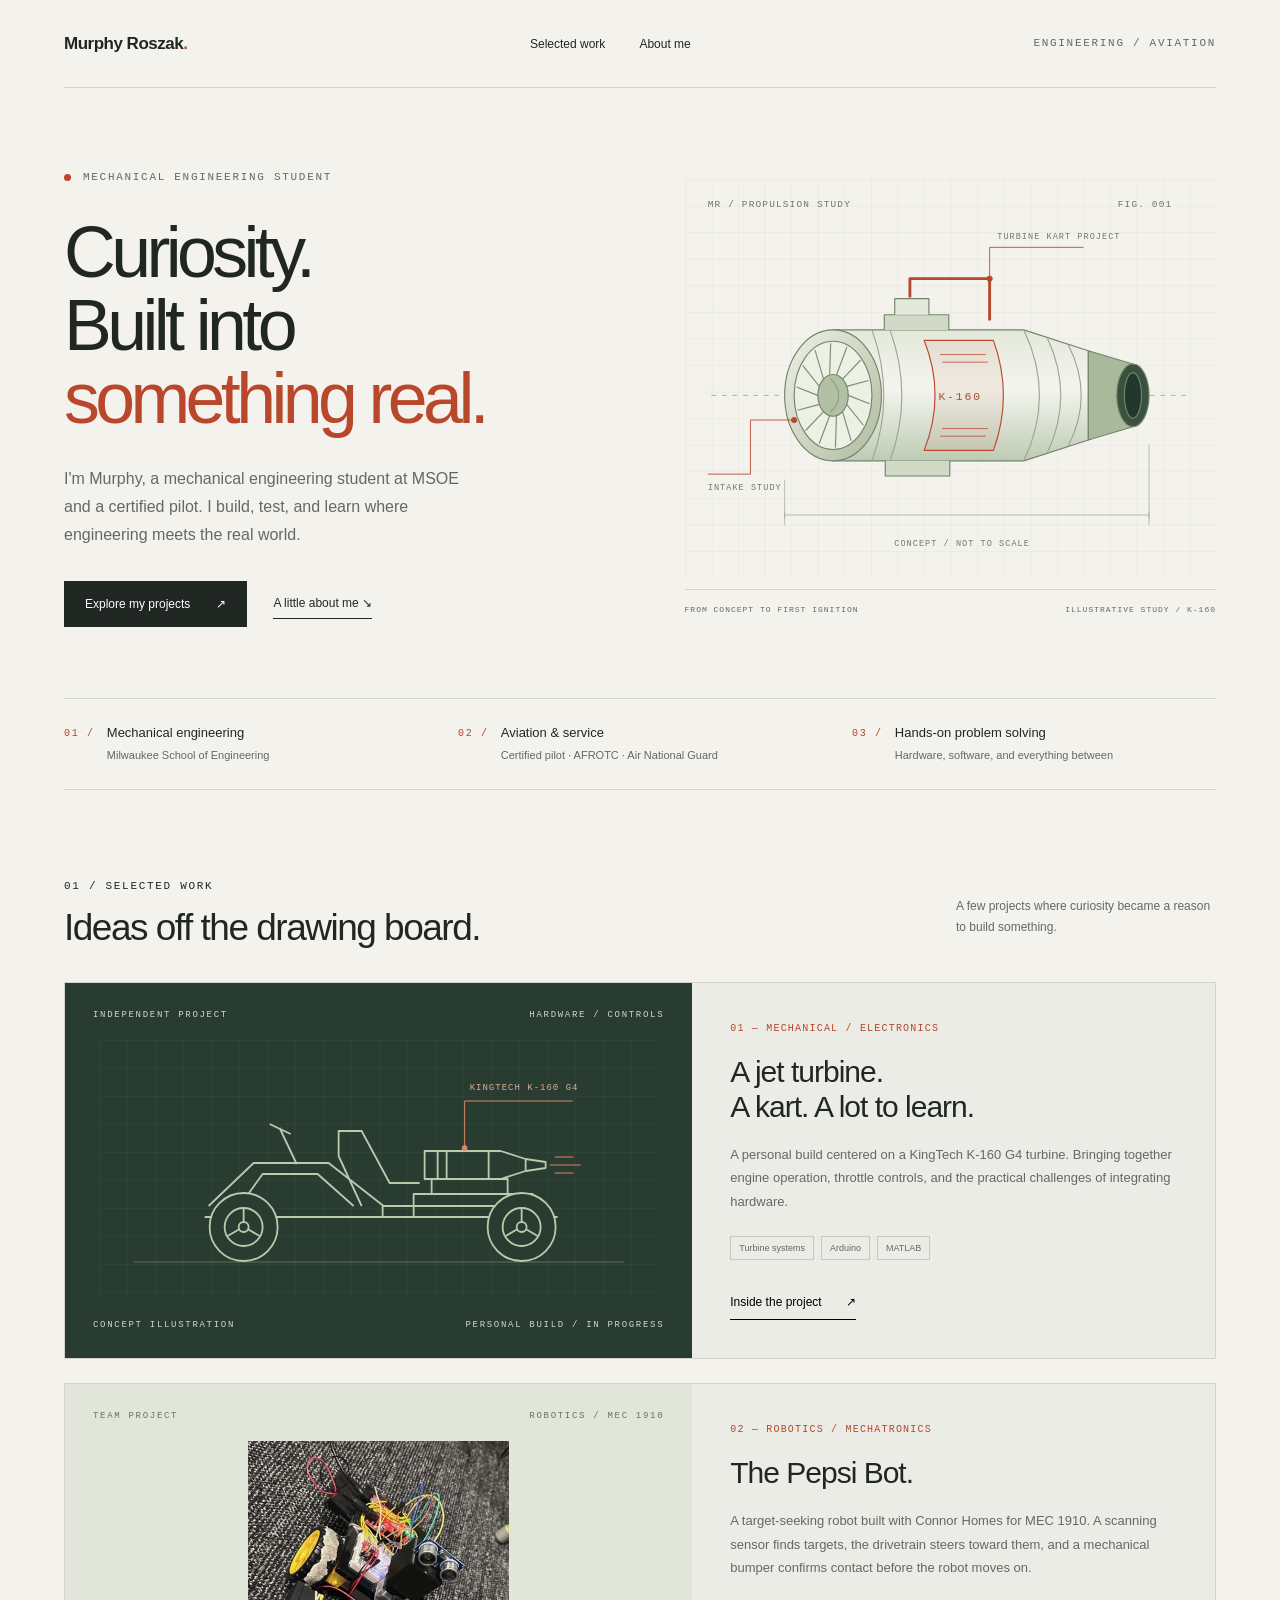
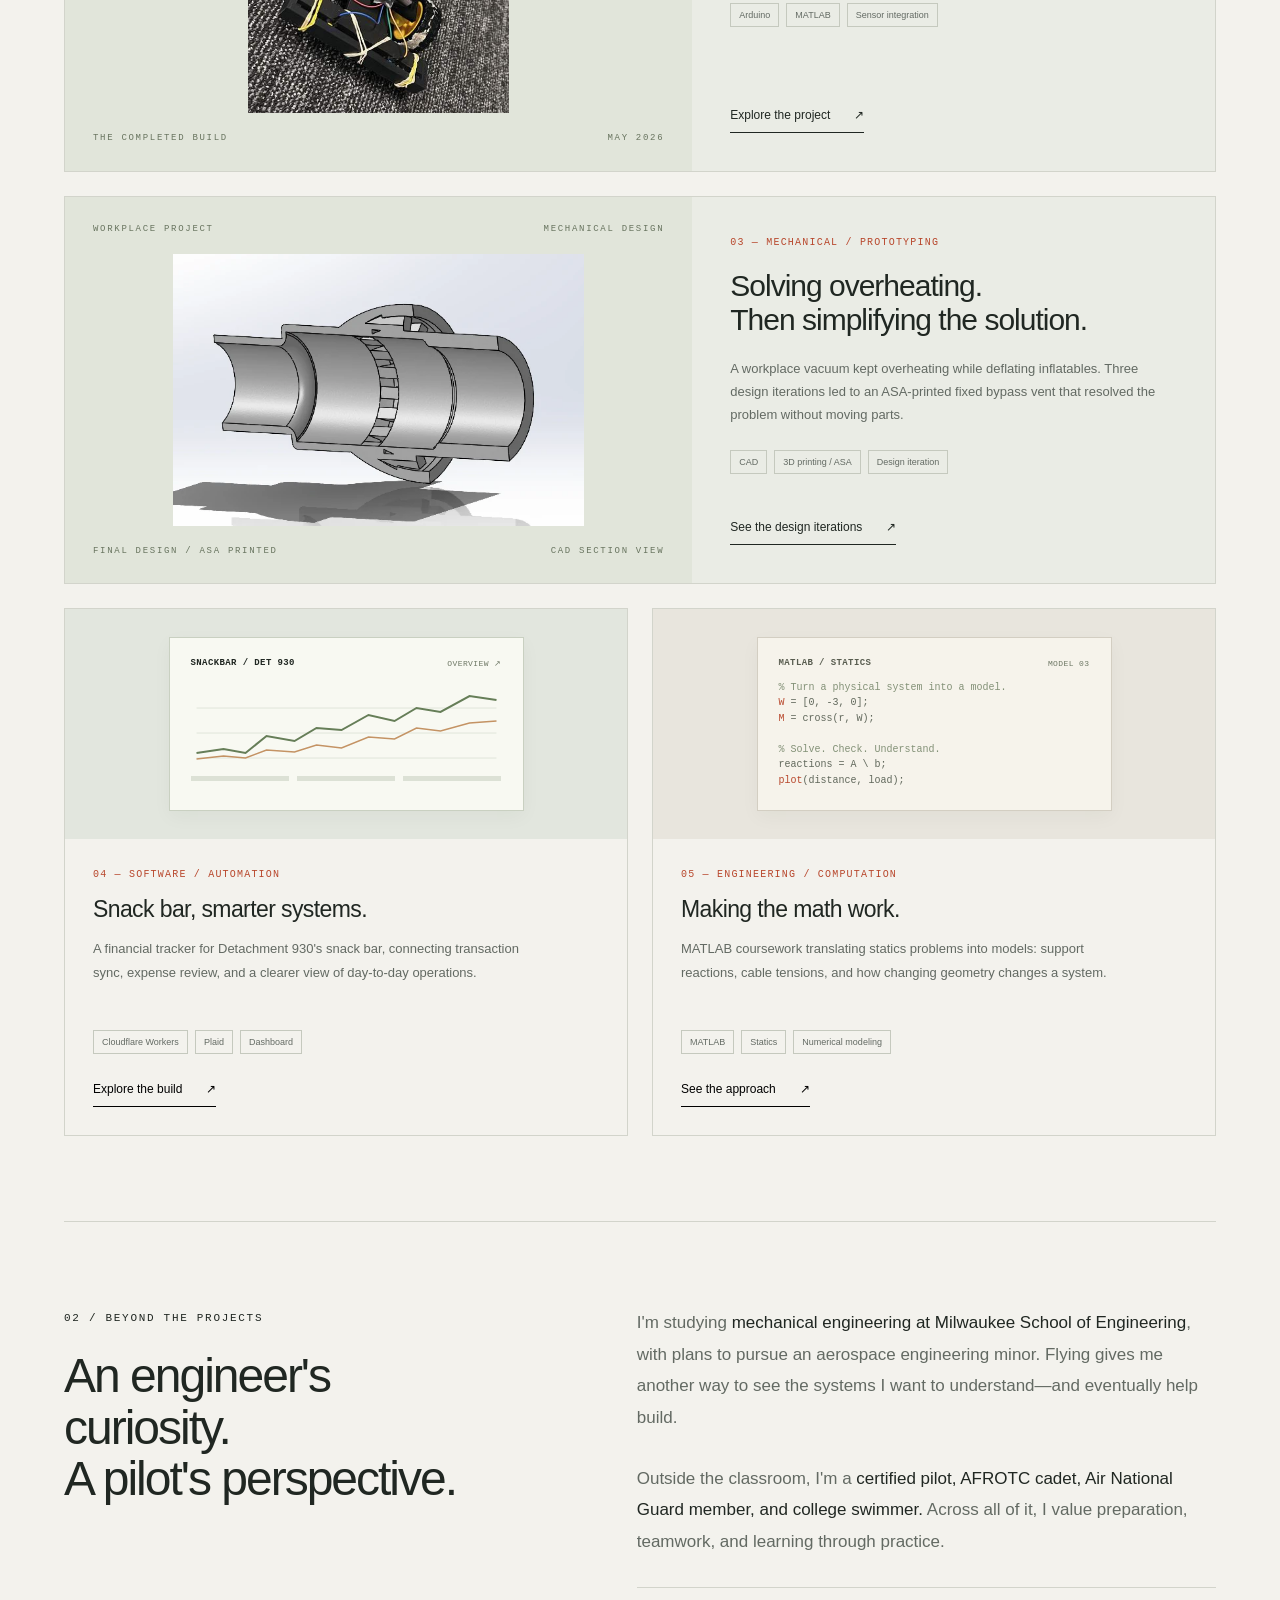
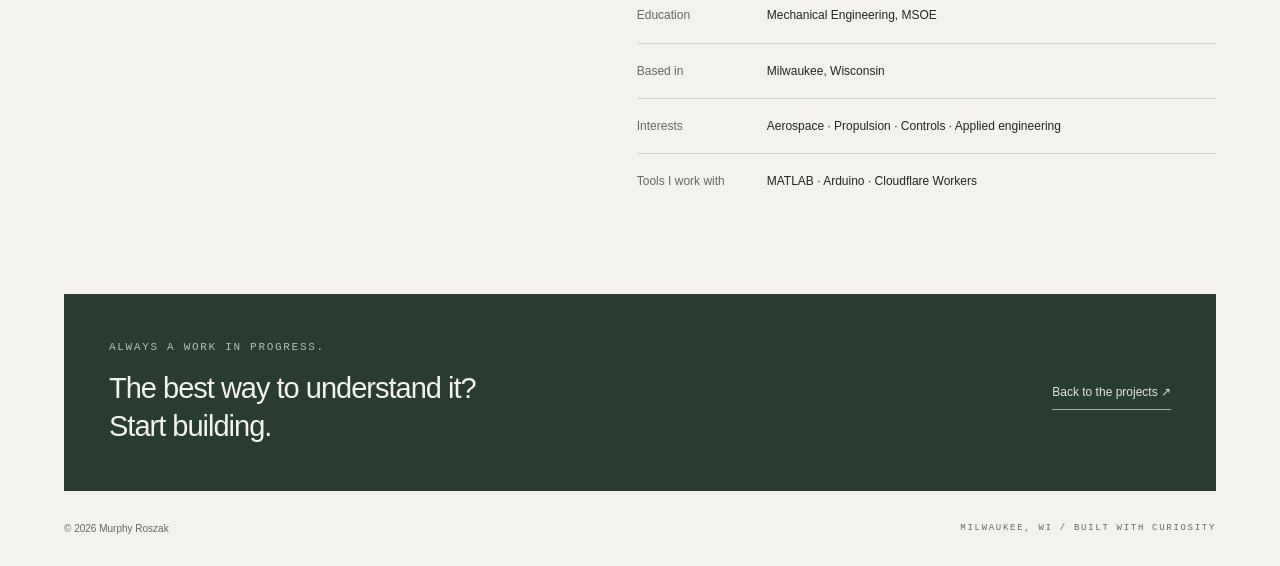
<file: index.html>
<!doctype html>
<html lang="en"><head><meta charset="UTF-8"><meta name="viewport" content="width=device-width,initial-scale=1"><meta name="theme-color" content="#f3f2ed"><meta name="description" content="Murphy Roszak — mechanical engineering student at MSOE, certified pilot, and hands-on builder. Explore engineering, software, and aviation projects."><title>Murphy Roszak | Engineering & Aviation</title>
<link rel="stylesheet" href="styles.css?v=2"></head><body>
<div class="wrap"><header class="header"><a class="brand" href="#" aria-label="Murphy Roszak home">Murphy Roszak<i>.</i></a><nav aria-label="Main navigation"><a href="#work">Selected work</a><a href="#about">About me</a></nav><span class="mono nav-id">Engineering / Aviation</span></header>
<main><section class="hero" aria-labelledby="hero-title"><div><div class="mono eyebrow"><span class="dot"></span> Mechanical engineering student</div><h1 id="hero-title">Curiosity.<br>Built into<br><span>something real.</span></h1><p class="lead">I'm Murphy, a mechanical engineering student at MSOE and a certified pilot. I build, test, and learn where engineering meets the real world.</p><div class="hero-actions"><a class="solid" href="#work">Explore my projects <span aria-hidden="true">↗</span></a><a class="text-link" href="#about">A little about me ↘</a></div></div>
<div class="visual"><svg class="turbine-illustration" viewBox="0 0 560 420" role="img" aria-labelledby="turbine-title"><title id="turbine-title">Conceptual turbine illustration for the KingTech K-160 project</title><defs><pattern id="hero-grid" width="28" height="28" patternUnits="userSpaceOnUse"><path d="M28 0H0V28" fill="none" stroke="#d9ddd1" stroke-width=".6"/></pattern><linearGradient id="casing" x1="0" y1="0" x2="0" y2="1"><stop stop-color="#e4e8db"/><stop offset=".45" stop-color="#f4f5ee"/><stop offset="1" stop-color="#becbb4"/></linearGradient><linearGradient id="intake" x1="0" y1="0" x2="1" y2="1"><stop stop-color="#eff1e7"/><stop offset="1" stop-color="#aebb9f"/></linearGradient></defs><rect x="0" y="0" width="560" height="420" fill="url(#hero-grid)"/><g font-family="monospace" font-size="10" letter-spacing="1.2" fill="#6d7965"><text x="24" y="30">MR / PROPULSION STUDY</text><text x="456" y="30">FIG. 001</text></g><path d="M28 228H532" stroke="#a5b09c" stroke-dasharray="5 6" fill="none"/><g stroke="#73846b" stroke-width="1.2" stroke-linejoin="round"><path d="M156 159H357L425 181V275L357 297H156Z" fill="url(#casing)"/><path d="M357 159Q390 228 357 297M382 168Q410 228 382 288M404 175Q431 228 404 281" fill="none" stroke="#9aa88f"/><path d="M425 181L472 195V261L425 275Z" fill="#a9b99b"/><ellipse cx="472" cy="228" rx="17" ry="33" fill="#3a5140"/><ellipse cx="472" cy="228" rx="9" ry="24" fill="#23382c"/><path d="M210 159V143H278V159M211 297V313H279V297" fill="#d1dac7"/><path d="M221 143V126H257V143" fill="#e5e9dc"/><path d="M237 125V105H321V149" fill="none" stroke="#b8472c" stroke-width="3"/><path d="M197 159Q222 228 197 297M216 159Q241 228 216 297" fill="none" stroke="#9aa88f"/><path d="M252 170H325Q346 228 325 286H252Q275 228 252 170Z" fill="#b8472c" fill-opacity=".07" stroke="#b8472c"/><path d="M269 185H317M271 193H319M271 263H319M269 271H317" stroke="#b8472c" stroke-width=".8" fill="none"/><ellipse cx="156" cy="228" rx="51" ry="69" fill="url(#intake)"/><ellipse cx="156" cy="228" rx="41" ry="57" fill="#edf0e4"/><g fill="none" stroke="#7c8e71"><path d="M172.0 228.0L194.5 236.8"/><path d="M170.4 237.5L188.0 259.5"/><path d="M166.0 245.2L175.1 275.9"/><path d="M159.6 249.4L158.5 282.9"/><path d="M152.4 249.4L141.4 279.0"/><path d="M146.0 245.2L127.1 265.0"/><path d="M141.6 237.5L118.6 243.7"/><path d="M140.0 228.0L117.5 219.2"/><path d="M141.6 218.5L124.0 196.5"/><path d="M146.0 210.8L136.9 180.1"/><path d="M152.4 206.6L153.5 173.1"/><path d="M159.6 206.6L170.6 177.0"/><path d="M166.0 210.8L184.9 191.0"/><path d="M170.4 218.5L193.4 212.3"/></g><ellipse cx="156" cy="228" rx="16" ry="22" fill="#b2c1a4"/><path d="M153 210Q171 228 153 246" fill="none" stroke="#8e9f83"/></g><text x="290" y="233" fill="#a94e35" font-size="12" text-anchor="middle" font-family="monospace" letter-spacing="2">K-160</text><g fill="none" stroke="#b8472c" stroke-width=".9"><path d="M321 105V72H420"/><circle cx="321" cy="105" r="2.8" fill="#b8472c"/><path d="M115 254H69V311H24"/><circle cx="115" cy="254" r="2.8" fill="#b8472c"/></g><g font-family="monospace" font-size="9" letter-spacing="1.1" fill="#727c68"><text x="329" y="63">TURBINE KART PROJECT</text><text x="24" y="328">INTAKE STUDY</text><text x="292" y="387" text-anchor="middle">CONCEPT / NOT TO SCALE</text></g><g fill="none" stroke="#a3af98" stroke-width=".8"><path d="M105 317V365M489 280V365M105 354H489M105 350V358M489 350V358"/></g></svg><div class="mono visual-label"><span>From concept to first ignition</span><span>Illustrative study / K-160</span></div></div></section>
<div class="hero-foot"><div class="fact"><span class="mono fact-index">01 /</span><div><b>Mechanical engineering</b><small>Milwaukee School of Engineering</small></div></div><div class="fact"><span class="mono fact-index">02 /</span><div><b>Aviation & service</b><small>Certified pilot · AFROTC · Air National Guard</small></div></div><div class="fact"><span class="mono fact-index">03 /</span><div><b>Hands-on problem solving</b><small>Hardware, software, and everything between</small></div></div></div>
<section class="section" id="work"><div class="section-heading"><div><span class="mono">01 / Selected work</span><h2>Ideas off the drawing board.</h2></div><p>A few projects where curiosity became a reason to build something.</p></div>
<article class="featured"><div class="feature-art"><div class="art-labels mono"><span>Independent project</span><span>Hardware / Controls</span></div><svg viewBox="0 0 560 260" role="img" aria-label="Conceptual side profile of a turbine kart with aligned chassis, wheels, and rear turbine"><defs><pattern id="kart-grid" width="28" height="28" patternUnits="userSpaceOnUse"><path d="M28 0H0V28" stroke="#68805e" stroke-opacity=".3" stroke-width=".6" fill="none"/></pattern></defs><rect width="560" height="260" fill="url(#kart-grid)"/><path d="M35 222H525" stroke="#91a186" stroke-opacity=".5" fill="none"/><g stroke="#bbcaad" stroke-width="1.8" fill="none" stroke-linejoin="round"><path d="M106 177H459M110 166L155 123H230L285 166H447M141 166L164 134H219L255 166M263 166L240 116V91H263L291 143H321M198 124L181 88M171 84L192 94M284 177V166M315 177V154H434V177"/><path d="M333 154V139H409V154M326 139V111H402L427 119V131L402 139Z"/><path d="M339 111V139M348 111V139M390 111V139"/><path d="M427 119L447 122V128L427 131"/><circle cx="145" cy="187" r="34" fill="#283c31"/><circle cx="145" cy="187" r="19"/><circle cx="145" cy="187" r="5"/><circle cx="423" cy="187" r="34" fill="#283c31"/><circle cx="423" cy="187" r="19"/><circle cx="423" cy="187" r="5"/><path d="M145 168V182M129 196L141 189M161 196L149 189M423 168V182M407 196L419 189M439 196L427 189"/></g><g stroke="#d98565" fill="none" stroke-width="1"><path d="M366 108V61H474"/><circle cx="366" cy="108" r="2.5" fill="#d98565"/><path d="M451 125H482M456 117H475M456 133H475"/></g><text x="371" y="50" fill="#dcad93" font-family="monospace" font-size="9" letter-spacing="1">KINGTECH K-160 G4</text></svg><div class="art-labels mono"><span>Concept illustration</span><span>Personal build / In progress</span></div></div><div class="feature-copy"><span class="mono project-meta">01 — Mechanical / Electronics</span><h3>A jet turbine.<br>A kart. A lot to learn.</h3><p>A personal build centered on a KingTech K-160 G4 turbine. Bringing together engine operation, throttle controls, and the practical challenges of integrating hardware.</p><div class="tags"><span class="tag">Turbine systems</span><span class="tag">Arduino</span><span class="tag">MATLAB</span></div><button class="project-button" data-project="turbine">Inside the project <span aria-hidden="true">↗</span></button></div></article>
<article class="featured robot-project" id="pepsi-bot"><div class="feature-art robot-art"><div class="art-labels mono"><span>Team project</span><span>Robotics / MEC 1910</span></div><div class="robot-photo"><img src="assets/pepsi-bot.jpg" alt="Completed Pepsi Bot robot with its sensors, wiring, and wheeled chassis" loading="lazy" width="640" height="520"></div><div class="art-labels mono"><span>The completed build</span><span>May 2026</span></div></div><div class="feature-copy"><span class="mono project-meta">02 — Robotics / Mechatronics</span><h3>The Pepsi Bot.</h3><p>A target-seeking robot built with Connor Homes for MEC 1910. A scanning sensor finds targets, the drivetrain steers toward them, and a mechanical bumper confirms contact before the robot moves on.</p><div class="tags"><span class="tag">Arduino</span><span class="tag">MATLAB</span><span class="tag">Sensor integration</span></div><a class="project-button" href="pepsi-bot.html">Explore the project <span aria-hidden="true">↗</span></a></div></article>
<article class="featured robot-project" id="vacuum-relief"><div class="feature-art robot-art"><div class="art-labels mono"><span>Workplace project</span><span>Mechanical design</span></div><div class="robot-photo"><img src="assets/valve/fixed-cutaway.webp" alt="CAD cutaway of the final fixed vacuum bypass vent and its shaped airflow passage" loading="lazy"></div><div class="art-labels mono"><span>Final design / ASA printed</span><span>CAD section view</span></div></div><div class="feature-copy"><span class="mono project-meta">03 — Mechanical / Prototyping</span><h3>Solving overheating.<br>Then simplifying the solution.</h3><p>A workplace vacuum kept overheating while deflating inflatables. Three design iterations led to an ASA-printed fixed bypass vent that resolved the problem without moving parts.</p><div class="tags"><span class="tag">CAD</span><span class="tag">3D printing / ASA</span><span class="tag">Design iteration</span></div><a class="project-button" href="vacuum-relief.html">See the design iterations <span aria-hidden="true">↗</span></a></div></article>
<div class="project-grid"><article class="small-project"><div class="small-art"><div class="mini-dashboard" aria-hidden="true"><div class="mini-top"><b>SNACKBAR / DET 930</b><span>OVERVIEW ↗</span></div><svg class="mini-chart" viewBox="0 0 300 78"><path d="M0 20H300M0 45H300M0 70H300" stroke="#e0e5da"/><path d="M0 65L27 61 49 65 70 48 98 53 120 40 145 42 172 27 198 33 220 20 244 24 273 8 300 12" fill="none" stroke="#667e58" stroke-width="2"/><path d="M0 71L27 68 49 70 70 62 98 64 120 57 145 60 172 49 198 51 220 40 244 43 273 35 300 33" fill="none" stroke="#c49364" stroke-width="1.5"/></svg><div class="mini-bottom"><i></i><i></i><i></i></div></div></div><div class="small-copy"><span class="mono project-meta">04 — Software / Automation</span><h3>Snack bar, smarter systems.</h3><p>A financial tracker for Detachment 930's snack bar, connecting transaction sync, expense review, and a clearer view of day-to-day operations.</p><div class="tags"><span class="tag">Cloudflare Workers</span><span class="tag">Plaid</span><span class="tag">Dashboard</span></div><button class="project-button" data-project="snackbar">Explore the build <span aria-hidden="true">↗</span></button></div></article>
<article class="small-project"><div class="small-art code-art" aria-hidden="true"><div class="code-panel"><div class="mini-top"><b>MATLAB / STATICS</b><span>MODEL 03</span></div><div class="code-block"><span>% Turn a physical system into a model.</span><br><em>W</em> = [0, -3, 0];<br><em>M</em> = cross(r, W);<br><br><span>% Solve. Check. Understand.</span><br>reactions = A \ b;<br><em>plot</em>(distance, load);</div></div></div><div class="small-copy"><span class="mono project-meta">05 — Engineering / Computation</span><h3>Making the math work.</h3><p>MATLAB coursework translating statics problems into models: support reactions, cable tensions, and how changing geometry changes a system.</p><div class="tags"><span class="tag">MATLAB</span><span class="tag">Statics</span><span class="tag">Numerical modeling</span></div><button class="project-button" data-project="matlab">See the approach <span aria-hidden="true">↗</span></button></div></article></div></section>
<section id="about" class="about section"><div><span class="mono">02 / Beyond the projects</span><h2>An engineer's<br>curiosity.<br>A pilot's perspective.</h2></div><div class="about-text"><p>I'm studying <strong>mechanical engineering at Milwaukee School of Engineering</strong>, with plans to pursue an aerospace engineering minor. Flying gives me another way to see the systems I want to understand—and eventually help build.</p><p>Outside the classroom, I'm a <strong>certified pilot, AFROTC cadet, Air National Guard member, and college swimmer.</strong> Across all of it, I value preparation, teamwork, and learning through practice.</p><div class="detail-row"><span>Education</span><span>Mechanical Engineering, MSOE</span></div><div class="detail-row"><span>Based in</span><span>Milwaukee, Wisconsin</span></div><div class="detail-row"><span>Interests</span><span>Aerospace · Propulsion · Controls · Applied engineering</span></div><div class="detail-row"><span>Tools I work with</span><span>MATLAB · Arduino · Cloudflare Workers</span></div></div></section>
<section class="closing"><div><div class="mono" style="margin-bottom:15px">Always a work in progress.</div><h2>The best way to understand it?<br>Start building.</h2></div><a href="#work">Back to the projects ↗</a></section></main>
<footer class="footer"><span>© <span id="year">2026</span> Murphy Roszak</span><span class="mono">Milwaukee, WI / Built with curiosity</span></footer></div>
<dialog id="project-dialog" aria-labelledby="dialog-title"><button class="close" aria-label="Close project details">×</button><div class="mono dialog-label" id="dialog-label"></div><h2 id="dialog-title"></h2><div id="dialog-content"></div></dialog>
<script src="script.js" defer></script></body></html>
</file>
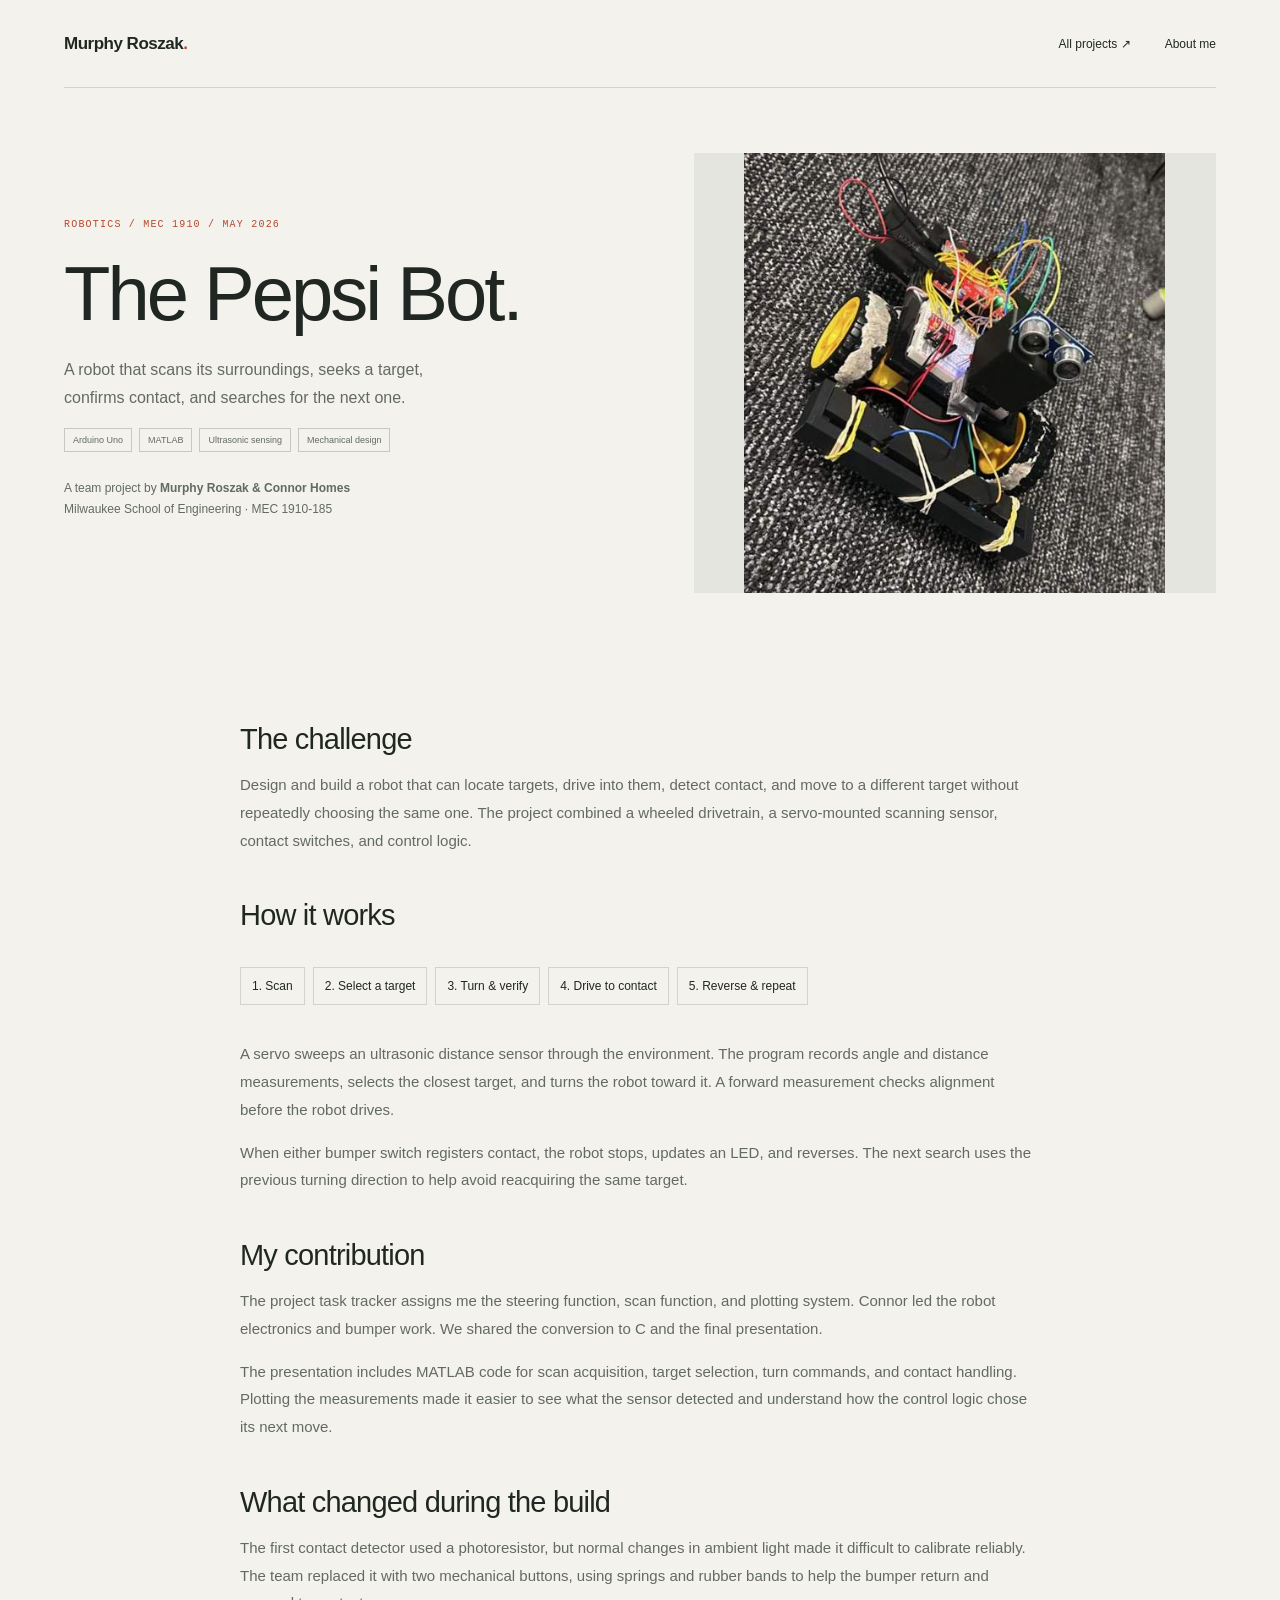
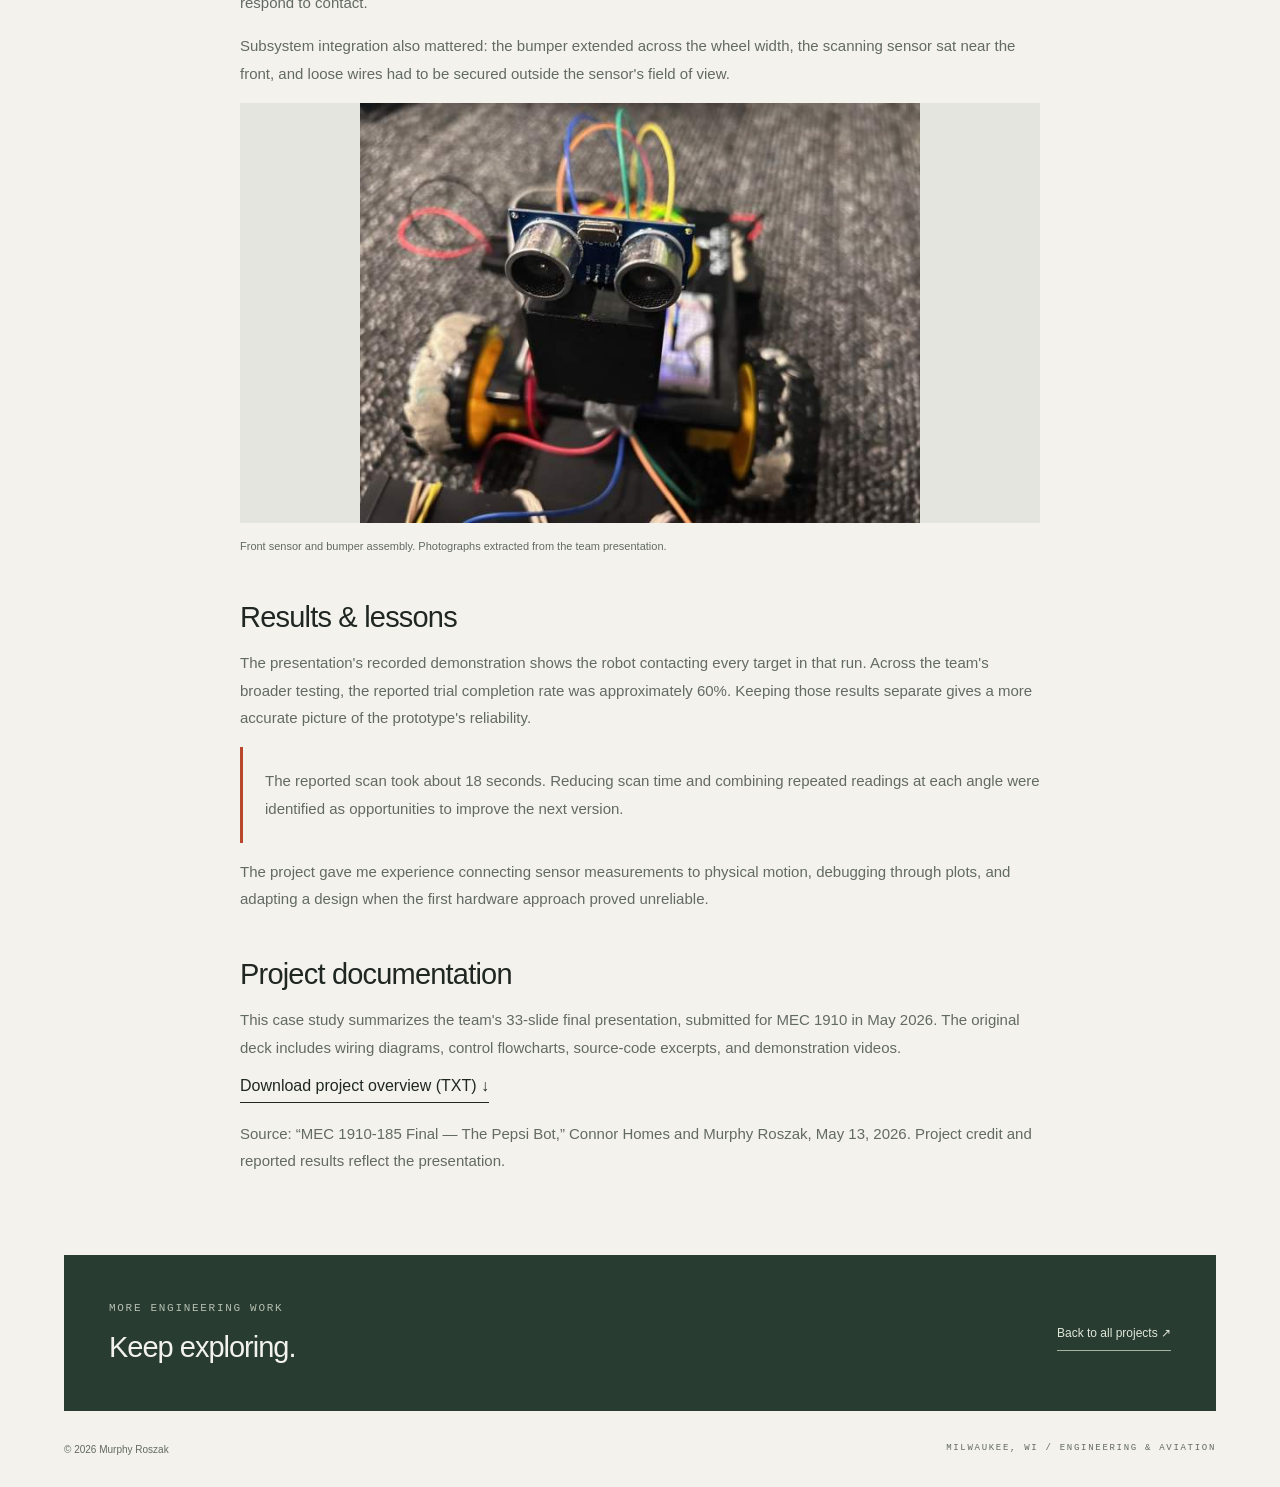
<file: pepsi-bot.html>
<!doctype html>
<html lang="en"><head><meta charset="utf-8"><meta name="viewport" content="width=device-width,initial-scale=1"><meta name="description" content="The Pepsi Bot: a target-seeking robotics project by Murphy Roszak and Connor Homes, built for MEC 1910 at MSOE."><title>The Pepsi Bot | Murphy Roszak</title><link rel="stylesheet" href="styles.css?v=2"><style>.case-hero{display:grid;grid-template-columns:1.1fr 1fr;gap:55px;align-items:center;padding:65px 0}.case-hero h1{font-size:clamp(44px,6vw,76px);font-weight:500;letter-spacing:-3px;line-height:1.05;margin:22px 0}.case-photo{width:100%;height:440px;object-fit:contain;background:#e4e5df}.case-body{max-width:800px;margin:auto;padding:20px 0 65px}.case-body h2{font-size:29px;font-weight:500;letter-spacing:-.8px;margin:45px 0 15px}.case-body p,.case-body li{font-size:15px;line-height:1.85;color:var(--muted)}.case-body li{margin:10px 0}.case-note{border-left:3px solid var(--accent);padding:5px 0 5px 22px}.sequence{display:flex;gap:8px;flex-wrap:wrap;padding:20px 0}.sequence span{border:1px solid var(--line);padding:11px;font-size:12px}.case-image{width:100%;max-height:420px;object-fit:contain;background:#e4e5df}.caption{font-size:11px!important;margin-top:9px}.case-credit{font-size:12px;color:var(--muted);line-height:1.8} @media(max-width:650px){.case-hero{grid-template-columns:1fr;gap:28px;padding:40px 0}.case-photo{height:330px}.case-hero h1{letter-spacing:-2px}.case-body h2{font-size:26px}}@media print{.header nav,.solid,.footer{display:none}.case-hero{padding:15px 0}.case-photo{height:270px}.case-body{padding:0}.case-body h2{break-after:avoid}img{break-inside:avoid}}</style></head>
<body><div class="wrap"><header class="header"><a class="brand" href="index.html">Murphy Roszak<i>.</i></a><nav aria-label="Project navigation"><a href="index.html#work">All projects ↗</a><a href="index.html#about">About me</a></nav></header><main>
<section class="case-hero"><div><span class="mono project-meta">Robotics / MEC 1910 / May 2026</span><h1>The Pepsi Bot.</h1><p class="lead">A robot that scans its surroundings, seeks a target, confirms contact, and searches for the next one.</p><div class="tags"><span class="tag">Arduino Uno</span><span class="tag">MATLAB</span><span class="tag">Ultrasonic sensing</span><span class="tag">Mechanical design</span></div><p class="case-credit">A team project by <strong>Murphy Roszak &amp; Connor Homes</strong><br>Milwaukee School of Engineering · MEC 1910-185</p></div><img class="case-photo" src="assets/pepsi-bot.jpg" alt="The completed Pepsi Bot robot, photographed with its wheeled chassis and mounted sensor"></section>
<div class="case-body"><h2>The challenge</h2><p>Design and build a robot that can locate targets, drive into them, detect contact, and move to a different target without repeatedly choosing the same one. The project combined a wheeled drivetrain, a servo-mounted scanning sensor, contact switches, and control logic.</p>
<h2>How it works</h2><div class="sequence" aria-label="Robot operation sequence"><span>1. Scan</span><span>2. Select a target</span><span>3. Turn &amp; verify</span><span>4. Drive to contact</span><span>5. Reverse &amp; repeat</span></div><p>A servo sweeps an ultrasonic distance sensor through the environment. The program records angle and distance measurements, selects the closest target, and turns the robot toward it. A forward measurement checks alignment before the robot drives.</p><p>When either bumper switch registers contact, the robot stops, updates an LED, and reverses. The next search uses the previous turning direction to help avoid reacquiring the same target.</p>
<h2>My contribution</h2><p>The project task tracker assigns me the steering function, scan function, and plotting system. Connor led the robot electronics and bumper work. We shared the conversion to C and the final presentation.</p><p>The presentation includes MATLAB code for scan acquisition, target selection, turn commands, and contact handling. Plotting the measurements made it easier to see what the sensor detected and understand how the control logic chose its next move.</p>
<h2>What changed during the build</h2><p>The first contact detector used a photoresistor, but normal changes in ambient light made it difficult to calibrate reliably. The team replaced it with two mechanical buttons, using springs and rubber bands to help the bumper return and respond to contact.</p><p>Subsystem integration also mattered: the bumper extended across the wheel width, the scanning sensor sat near the front, and loose wires had to be secured outside the sensor's field of view.</p><img class="case-image" src="assets/pepsi-bot-sensors.jpg" alt="Front view of the ultrasonic distance sensor and mechanical bumper assembly" loading="lazy"><p class="caption">Front sensor and bumper assembly. Photographs extracted from the team presentation.</p>
<h2>Results &amp; lessons</h2><p>The presentation's recorded demonstration shows the robot contacting every target in that run. Across the team's broader testing, the reported trial completion rate was approximately 60%. Keeping those results separate gives a more accurate picture of the prototype's reliability.</p><div class="case-note"><p>The reported scan took about 18 seconds. Reducing scan time and combining repeated readings at each angle were identified as opportunities to improve the next version.</p></div><p>The project gave me experience connecting sensor measurements to physical motion, debugging through plots, and adapting a design when the first hardware approach proved unreliable.</p>
<h2>Project documentation</h2><p>This case study summarizes the team's 33-slide final presentation, submitted for MEC 1910 in May 2026. The original deck includes wiring diagrams, control flowcharts, source-code excerpts, and demonstration videos.</p><a class="text-link" href="pepsi-bot-overview.txt" download>Download project overview (TXT) ↓</a>
<p class="case-credit" style="margin-top:25px">Source: “MEC 1910-185 Final — The Pepsi Bot,” Connor Homes and Murphy Roszak, May 13, 2026. Project credit and reported results reflect the presentation.</p></div>
<section class="closing"><div><div class="mono" style="margin-bottom:12px">More engineering work</div><h2>Keep exploring.</h2></div><a href="index.html#work">Back to all projects ↗</a></section></main><footer class="footer"><span>© 2026 Murphy Roszak</span><span class="mono">Milwaukee, WI / Engineering &amp; Aviation</span></footer></div></body></html>
</file>
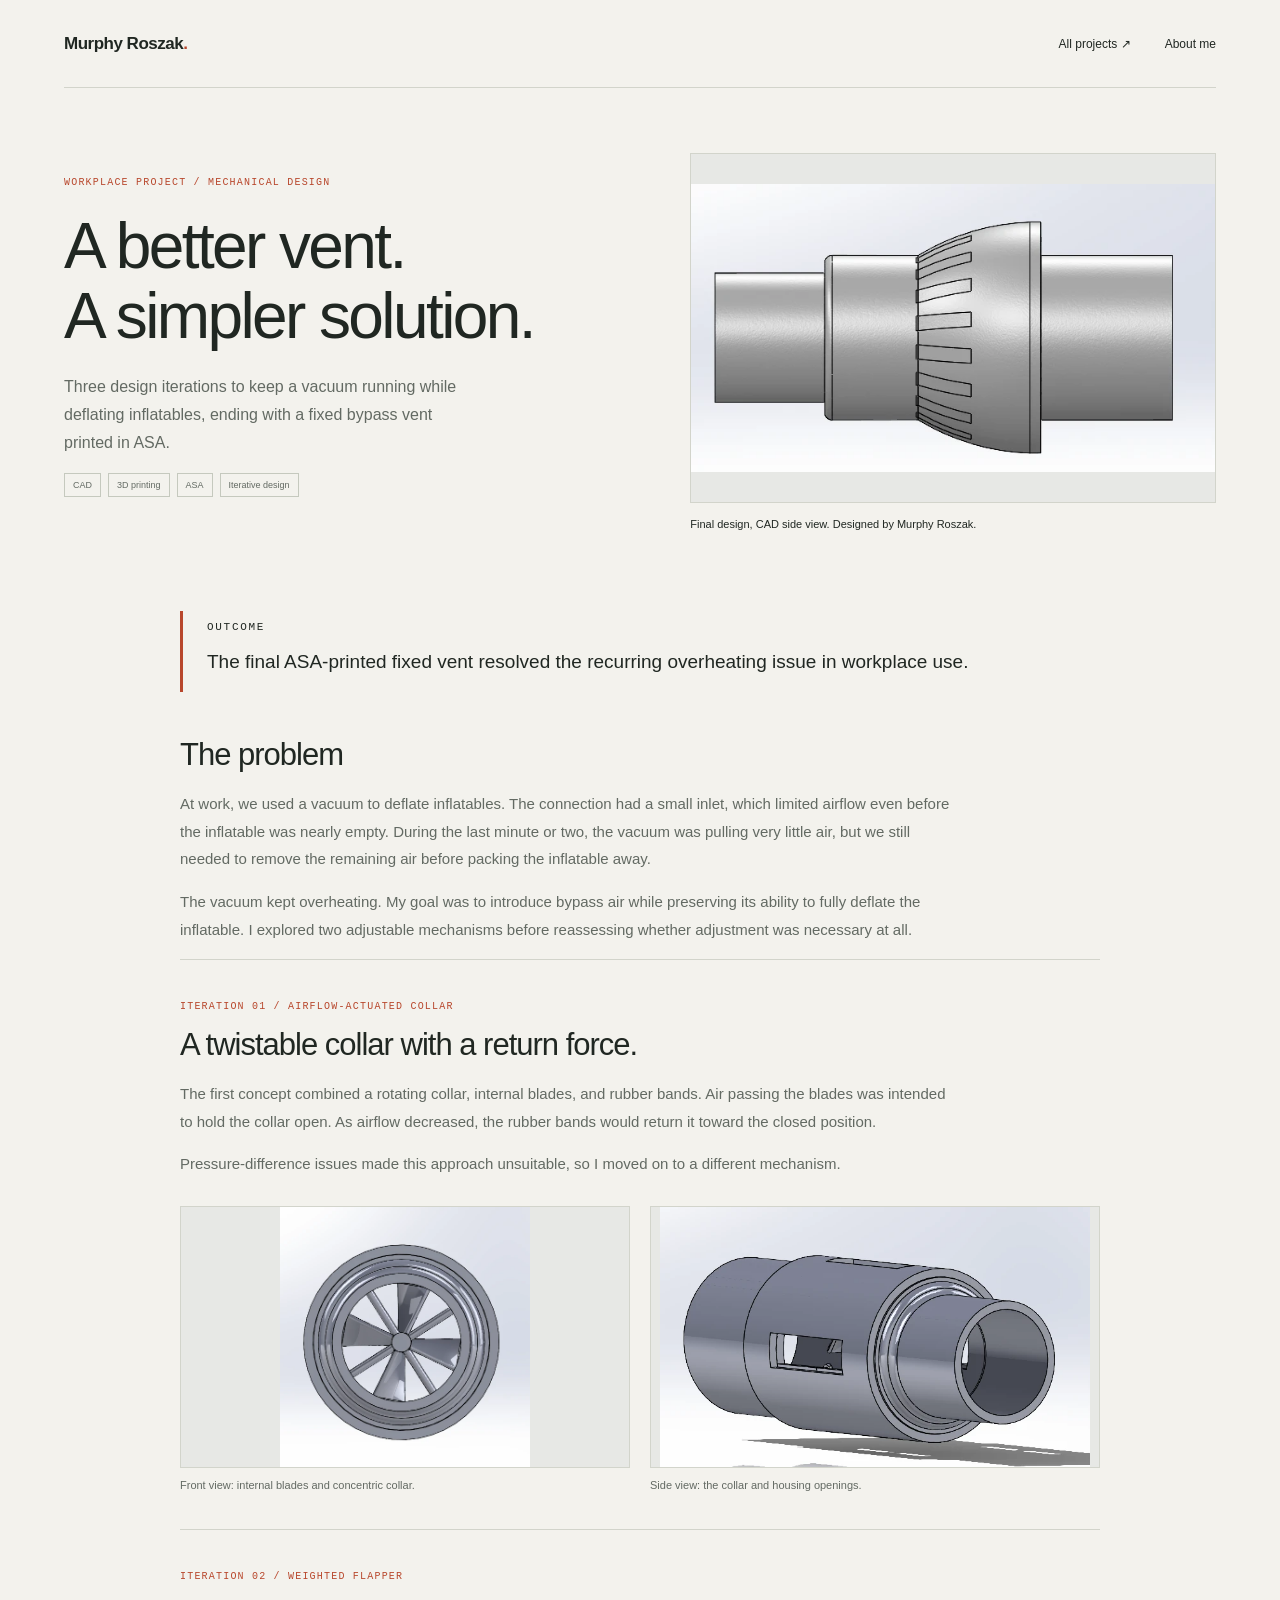
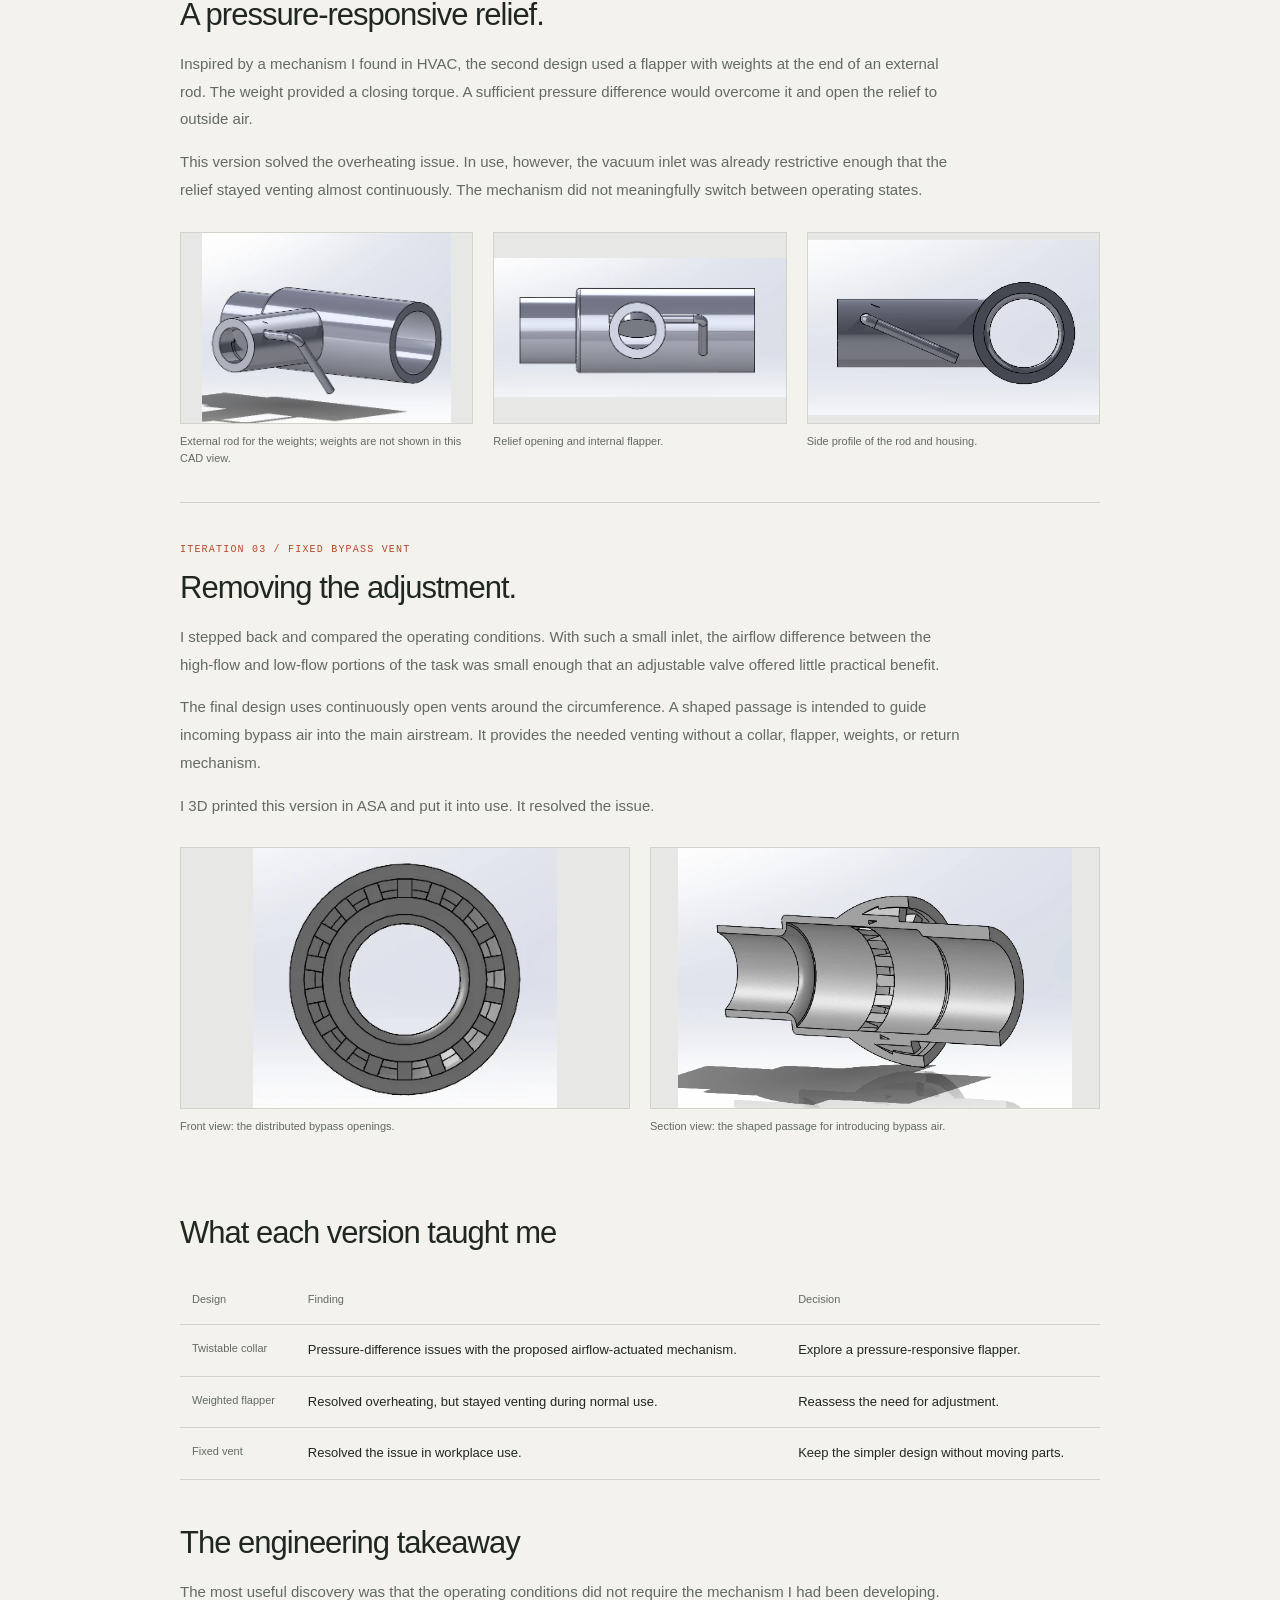
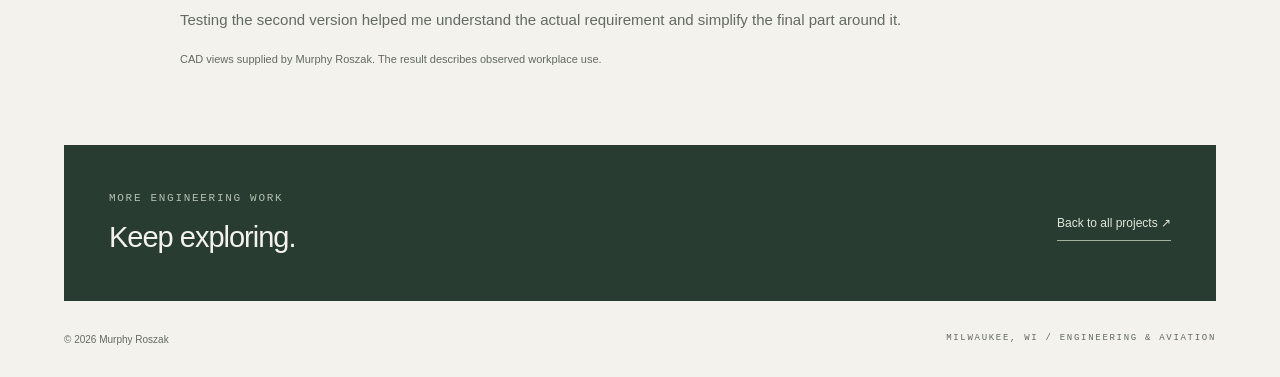
<file: vacuum-relief.html>
<!doctype html><html lang="en"><head><meta charset="utf-8"><meta name="viewport" content="width=device-width,initial-scale=1"><meta name="description" content="Murphy Roszak's vacuum airflow project: three design iterations from an adjustable collar to an ASA-printed fixed bypass vent that resolved workplace overheating."><title>Vacuum Bypass Vent | Murphy Roszak</title><link rel="stylesheet" href="styles.css?v=2"><style>
.valve-hero{display:grid;grid-template-columns:1.1fr 1fr;gap:48px;align-items:center;padding:65px 0 50px}.valve-hero h1{font-size:clamp(42px,5vw,66px);font-weight:500;letter-spacing:-2.6px;line-height:1.08;margin:22px 0}.valve-hero img{width:100%;height:350px;object-fit:contain;background:#e7e8e5;border:1px solid var(--line)}.valve-body{max-width:920px;margin:auto;padding:0 0 65px}.valve-body h2{font-size:31px;font-weight:500;letter-spacing:-1px;margin:44px 0 17px;line-height:1.2}.valve-body p{font-size:15px;line-height:1.85;color:var(--muted);max-width:780px}.valve-result{border-left:3px solid var(--accent);padding:5px 0 5px 24px;margin:20px 0 40px}.valve-result p{font-size:19px;color:var(--ink);margin:8px 0}.iteration{border-top:1px solid var(--line);padding:35px 0 20px}.iteration h2{margin-top:12px}.gallery{display:grid;grid-template-columns:repeat(2,minmax(0,1fr));gap:20px;margin:28px 0 14px}.gallery.three{grid-template-columns:repeat(3,minmax(0,1fr))}.gallery figure{margin:0;min-width:0}.gallery a{display:block;background:#e7e8e5;border:1px solid var(--line)}.gallery img{display:block;width:100%;height:260px;object-fit:contain}.gallery.three img{height:190px}.gallery figcaption{font-size:11px;line-height:1.6;color:var(--muted);padding-top:9px}.comparison{width:100%;border-collapse:collapse;margin:25px 0 35px;font-size:13px;line-height:1.6}.comparison th,.comparison td{text-align:left;padding:15px 12px;border-bottom:1px solid var(--line);vertical-align:top}.comparison th{font-size:11px;font-weight:500;color:var(--muted)}.caption{font-size:11px!important}.valve-hero>div{min-width:0}@media(max-width:750px){.valve-hero{grid-template-columns:1fr;gap:20px;padding:42px 0 25px}.valve-hero h1{font-size:46px;letter-spacing:-2px}.valve-hero img{height:260px}.gallery.three{grid-template-columns:1fr}.gallery.three img{height:250px}.gallery{gap:14px}.gallery img{height:190px}.valve-body h2{font-size:27px}.comparison{font-size:11px}.comparison th,.comparison td{padding:12px 7px}}@media(max-width:440px){.gallery{grid-template-columns:1fr}.gallery img{height:240px}.valve-hero h1{font-size:42px}}@media print{.header nav,.closing,.footer{display:none}.valve-hero{padding:0}.valve-hero img{height:220px}.gallery img{height:180px}figure{break-inside:avoid}}
</style></head><body><div class="wrap"><header class="header"><a class="brand" href="index.html">Murphy Roszak<i>.</i></a><nav aria-label="Project navigation"><a href="index.html#work">All projects ↗</a><a href="index.html#about">About me</a></nav></header><main>
<section class="valve-hero"><div><span class="mono project-meta">Workplace project / Mechanical design</span><h1>A better vent.<br>A simpler solution.</h1><p class="lead">Three design iterations to keep a vacuum running while deflating inflatables, ending with a fixed bypass vent printed in ASA.</p><div class="tags"><span class="tag">CAD</span><span class="tag">3D printing</span><span class="tag">ASA</span><span class="tag">Iterative design</span></div></div><div><img src="assets/valve/fixed-side.webp" alt="Side view of the final fixed bypass vent showing openings around its shaped housing"><p class="caption">Final design, CAD side view. Designed by Murphy Roszak.</p></div></section>
<div class="valve-body"><div class="valve-result"><span class="mono">Outcome</span><p>The final ASA-printed fixed vent resolved the recurring overheating issue in workplace use.</p></div>
<h2>The problem</h2><p>At work, we used a vacuum to deflate inflatables. The connection had a small inlet, which limited airflow even before the inflatable was nearly empty. During the last minute or two, the vacuum was pulling very little air, but we still needed to remove the remaining air before packing the inflatable away.</p><p>The vacuum kept overheating. My goal was to introduce bypass air while preserving its ability to fully deflate the inflatable. I explored two adjustable mechanisms before reassessing whether adjustment was necessary at all.</p>
<section class="iteration"><span class="mono project-meta">Iteration 01 / Airflow-actuated collar</span><h2>A twistable collar with a return force.</h2><p>The first concept combined a rotating collar, internal blades, and rubber bands. Air passing the blades was intended to hold the collar open. As airflow decreased, the rubber bands would return it toward the closed position.</p><p>Pressure-difference issues made this approach unsuitable, so I moved on to a different mechanism.</p><div class="gallery"><figure><a href="assets/valve/collar-front.webp" target="_blank" rel="noopener noreferrer" aria-label="Open full-size image: Front CAD view of the rotating collar and internal blades"><img src="assets/valve/collar-front.webp" alt="Front CAD view of the rotating collar and internal blades" loading="lazy"></a><figcaption>Front view: internal blades and concentric collar.</figcaption></figure><figure><a href="assets/valve/collar-side.webp" target="_blank" rel="noopener noreferrer" aria-label="Open full-size image: Side CAD view of the twistable collar and side openings"><img src="assets/valve/collar-side.webp" alt="Side CAD view of the twistable collar and side openings" loading="lazy"></a><figcaption>Side view: the collar and housing openings.</figcaption></figure></div></section>
<section class="iteration"><span class="mono project-meta">Iteration 02 / Weighted flapper</span><h2>A pressure-responsive relief.</h2><p>Inspired by a mechanism I found in HVAC, the second design used a flapper with weights at the end of an external rod. The weight provided a closing torque. A sufficient pressure difference would overcome it and open the relief to outside air.</p><p>This version solved the overheating issue. In use, however, the vacuum inlet was already restrictive enough that the relief stayed venting almost continuously. The mechanism did not meaningfully switch between operating states.</p><div class="gallery three"><figure><a href="assets/valve/flapper-iso.webp" target="_blank" rel="noopener noreferrer" aria-label="Open full-size image: Isometric CAD view of the flapper housing and external weighted-arm rod"><img src="assets/valve/flapper-iso.webp" alt="Isometric CAD view of the flapper housing and external weighted-arm rod" loading="lazy"></a><figcaption>External rod for the weights; weights are not shown in this CAD view.</figcaption></figure><figure><a href="assets/valve/flapper-front.webp" target="_blank" rel="noopener noreferrer" aria-label="Open full-size image: Front CAD view of the flapper inside its relief opening"><img src="assets/valve/flapper-front.webp" alt="Front CAD view of the flapper inside its relief opening" loading="lazy"></a><figcaption>Relief opening and internal flapper.</figcaption></figure><figure><a href="assets/valve/flapper-side.webp" target="_blank" rel="noopener noreferrer" aria-label="Open full-size image: Side CAD view of the pressure relief and actuator rod"><img src="assets/valve/flapper-side.webp" alt="Side CAD view of the pressure relief and actuator rod" loading="lazy"></a><figcaption>Side profile of the rod and housing.</figcaption></figure></div></section>
<section class="iteration"><span class="mono project-meta">Iteration 03 / Fixed bypass vent</span><h2>Removing the adjustment.</h2><p>I stepped back and compared the operating conditions. With such a small inlet, the airflow difference between the high-flow and low-flow portions of the task was small enough that an adjustable valve offered little practical benefit.</p><p>The final design uses continuously open vents around the circumference. A shaped passage is intended to guide incoming bypass air into the main airstream. It provides the needed venting without a collar, flapper, weights, or return mechanism.</p><p>I 3D printed this version in ASA and put it into use. It resolved the issue.</p><div class="gallery"><figure><a href="assets/valve/fixed-front.webp" target="_blank" rel="noopener noreferrer" aria-label="Open full-size image: Front CAD view showing the fixed vent openings around the circumference"><img src="assets/valve/fixed-front.webp" alt="Front CAD view showing the fixed vent openings around the circumference" loading="lazy"></a><figcaption>Front view: the distributed bypass openings.</figcaption></figure><figure><a href="assets/valve/fixed-cutaway.webp" target="_blank" rel="noopener noreferrer" aria-label="Open full-size image: CAD section view showing the fixed vent passage joining the main airflow path"><img src="assets/valve/fixed-cutaway.webp" alt="CAD section view showing the fixed vent passage joining the main airflow path" loading="lazy"></a><figcaption>Section view: the shaped passage for introducing bypass air.</figcaption></figure></div></section>
<h2>What each version taught me</h2><table class="comparison"><thead><tr><th scope="col">Design</th><th scope="col">Finding</th><th scope="col">Decision</th></tr></thead><tbody><tr><th scope="row">Twistable collar</th><td>Pressure-difference issues with the proposed airflow-actuated mechanism.</td><td>Explore a pressure-responsive flapper.</td></tr><tr><th scope="row">Weighted flapper</th><td>Resolved overheating, but stayed venting during normal use.</td><td>Reassess the need for adjustment.</td></tr><tr><th scope="row">Fixed vent</th><td>Resolved the issue in workplace use.</td><td>Keep the simpler design without moving parts.</td></tr></tbody></table>
<h2>The engineering takeaway</h2><p>The most useful discovery was that the operating conditions did not require the mechanism I had been developing. Testing the second version helped me understand the actual requirement and simplify the final part around it.</p><p class="caption">CAD views supplied by Murphy Roszak. The result describes observed workplace use.</p></div><section class="closing"><div><div class="mono" style="margin-bottom:12px">More engineering work</div><h2>Keep exploring.</h2></div><a href="index.html#work">Back to all projects ↗</a></section></main><footer class="footer"><span>© 2026 Murphy Roszak</span><span class="mono">Milwaukee, WI / Engineering &amp; Aviation</span></footer></div></body></html>
</file>
<file: styles.css>
:root{--paper:#f3f2ed;--ink:#202722;--muted:#636a63;--line:#d2d4cb;--accent:#b8472c;--green:#283c31}*{box-sizing:border-box}html{scroll-behavior:smooth;scroll-padding-top:85px}body{margin:0;background:var(--paper);color:var(--ink);font-family:Arial,Helvetica,sans-serif}button,a{-webkit-tap-highlight-color:transparent}a{color:inherit;text-decoration:none}button{font:inherit}button:focus-visible,a:focus-visible{outline:3px solid var(--accent);outline-offset:5px}.wrap{max-width:1360px;padding:0 64px;margin:auto}.mono{font:11px/1.5 'Courier New',monospace;letter-spacing:1.7px;text-transform:uppercase}.header{height:88px;display:flex;align-items:center;justify-content:space-between;border-bottom:1px solid var(--line)}.brand{font-weight:bold;font-size:17px;letter-spacing:-.5px}.brand i{font-style:normal;color:var(--accent)}nav{display:flex;gap:34px;font-size:12px}nav a:hover{color:var(--accent)}.nav-id{color:var(--muted)}.hero{position:relative;display:grid;grid-template-columns:1.1fr 1fr;gap:20px;padding:80px 0 70px;min-height:610px;align-items:center}.eyebrow{display:flex;align-items:center;gap:12px;color:var(--muted)}.dot{width:7px;height:7px;border-radius:50%;background:var(--accent);display:inline-block}.hero h1{font-size:clamp(54px,5.6vw,78px);font-weight:500;letter-spacing:-4.6px;line-height:1.02;margin:30px 0}.hero h1 span{color:var(--accent)}.lead{max-width:410px;font-size:16px;line-height:1.75;color:var(--muted)}.hero-actions{display:flex;gap:26px;align-items:center;margin-top:32px;font-size:12px}.solid{background:var(--ink);color:white;padding:16px 21px;display:inline-flex;gap:26px;align-items:center}.solid:hover{background:var(--accent)}.text-link{border-bottom:1px solid var(--ink);padding:8px 0}.visual{position:relative;align-self:stretch;display:flex;flex-direction:column;justify-content:center}.visual svg{width:100%;height:auto;overflow:visible}.visual-label{display:flex;justify-content:space-between;color:var(--muted);border-top:1px solid var(--line);padding-top:13px;margin-top:12px;font-size:9px;letter-spacing:1px}.hero-foot{border-top:1px solid var(--line);border-bottom:1px solid var(--line);display:grid;grid-template-columns:repeat(3,1fr);padding:24px 0;gap:30px}.fact{display:flex;gap:15px;align-items:center}.fact b{font-size:13px;font-weight:500}.fact small{display:block;color:var(--muted);font-size:11px;margin-top:6px}.fact-index{color:var(--accent);font-size:10px}.section{padding:85px 0}.section-heading{display:flex;justify-content:space-between;align-items:end;margin-bottom:33px}.section-heading h2{font-size:37px;font-weight:500;letter-spacing:-1.5px;margin:13px 0 0}.section-heading>p{font-size:12px;line-height:1.7;color:var(--muted);max-width:260px}.featured{display:grid;grid-template-columns:1.2fr 1fr;border:1px solid var(--line);background:#eaece5}.feature-art{background:var(--green);color:#d0d9c8;min-height:345px;padding:28px;position:relative;display:flex;flex-direction:column;justify-content:space-between;overflow:hidden}.feature-art svg{width:100%;height:220px}.feature-art .mono{font-size:9px}.art-labels{display:flex;justify-content:space-between;z-index:1}.feature-copy{padding:38px;display:flex;flex-direction:column;align-items:start}.project-meta{color:var(--accent);font-size:10px;letter-spacing:1.2px}.feature-copy h3{font-size:30px;line-height:1.15;letter-spacing:-1px;font-weight:500;margin:19px 0}.feature-copy p,.small-copy p{font-size:13px;color:var(--muted);line-height:1.8;margin:0 0 23px}.tags{display:flex;flex-wrap:wrap;gap:7px;margin-bottom:26px}.tag{border:1px solid #c5c9be;font-size:9px;padding:6px 8px;color:var(--muted)}.project-button{padding:0 0 8px;background:none;border:0;border-bottom:1px solid currentColor;display:flex;align-items:center;gap:24px;font-size:12px;cursor:pointer;margin-top:auto}.project-button:hover{color:var(--accent)}.project-grid{display:grid;grid-template-columns:1fr 1fr;gap:24px;margin-top:24px}.small-project{border:1px solid var(--line)}.small-art{height:220px;background:#e2e6de;padding:27px 30px;display:flex;align-items:center;justify-content:center;overflow:hidden}.small-art.code-art{background:#e8e5dd}.small-copy{padding:28px}.small-copy h3{font-size:23px;letter-spacing:-.6px;font-weight:500;margin:13px 0}.small-copy p{max-width:430px}.mini-dashboard{background:#fafbf6;width:340px;padding:19px;box-shadow:0 12px 30px #182b1912;transform:rotate(-3deg);border:1px solid #cfd7c8}.mini-top{display:flex;justify-content:space-between;font-size:10px;margin-bottom:18px}.mini-chart{height:78px;width:100%}.mini-bottom{display:flex;gap:5px}.mini-bottom i{display:block;height:5px;background:#dce1d5;flex:1}.code-block{font:12px/1.9 'Courier New',monospace;color:#61685c;transform:rotate(-2deg);width:330px}.code-block em{font-style:normal;color:var(--accent)}.code-block span{color:#839177}.about{border-top:1px solid var(--line);display:grid;grid-template-columns:1fr 1.2fr;gap:90px}.about h2{font-size:48px;letter-spacing:-2px;font-weight:500;line-height:1.08;max-width:400px;margin:23px 0}.about-text>p{font-size:17px;line-height:1.85;color:var(--muted);margin:0 0 30px}.about-text strong{font-weight:500;color:var(--ink)}.detail-row{padding:17px 0;border-top:1px solid var(--line);display:grid;grid-template-columns:130px 1fr;font-size:12px;line-height:1.7}.detail-row>span:first-child{color:var(--muted)}.closing{background:var(--green);color:var(--paper);padding:45px;display:flex;justify-content:space-between;align-items:center;gap:30px}.closing h2{font-size:29px;font-weight:400;letter-spacing:-1px;line-height:1.3;margin:0}.closing .mono{color:#b5c0b1}.closing a{flex-shrink:0;color:#e0e7d9;border-bottom:1px solid #a3b39d;padding:10px 0;font-size:12px}.footer{padding:31px 0;display:flex;justify-content:space-between;align-items:center;color:var(--muted);font-size:10px}.footer .mono{font-size:9px}dialog{border:0;background:var(--paper);color:var(--ink);padding:40px;max-width:650px;width:calc(100% - 32px);max-height:85vh;overflow:auto;box-shadow:0 20px 90px #0003}dialog::backdrop{background:#18251dcc;backdrop-filter:blur(5px)}dialog h2{font-size:34px;letter-spacing:-1px;font-weight:500;margin:25px 0 18px}dialog h3{font-size:13px;margin-top:25px}dialog p,dialog li{font-size:14px;line-height:1.8;color:var(--muted)}dialog ul{padding-left:20px}.close{float:right;background:transparent;border:1px solid var(--line);width:34px;height:34px;cursor:pointer;font-size:22px}.dialog-label{padding-top:8px;color:var(--accent)}.dialog-note{border-top:1px solid var(--line);padding-top:18px;font-size:11px} @media(min-width:1500px){.hero{min-height:660px}}@media(max-width:900px){.wrap{padding:0 30px}.hero{grid-template-columns:1fr 1fr;padding:60px 0;min-height:530px}.hero h1{font-size:56px;letter-spacing:-3px}.feature-copy{padding:27px}.about{gap:45px}.about h2{font-size:38px}}@media(max-width:650px){.wrap{padding:0 22px}.header{height:74px}nav{gap:22px}.nav-id{display:none}.hero{grid-template-columns:1fr;padding:47px 0 28px;gap:27px}.hero h1{font-size:60px;margin:25px 0}.hero .lead{font-size:15px;max-width:350px}.visual{max-width:460px;width:100%;margin:auto}.visual svg{max-height:300px}.hero-foot{gap:15px;padding:22px 0;grid-template-columns:1fr}.fact small{display:inline;margin-left:6px}.section{padding:55px 0}.section-heading h2{font-size:31px}.section-heading>p{display:none}.featured,.project-grid,.about{grid-template-columns:1fr}.feature-art{min-height:290px}.feature-copy{padding:28px}.project-grid{gap:20px;margin-top:20px}.small-art{height:200px}.about{gap:18px}.about h2{font-size:42px;margin-bottom:0}.about-text>p{font-size:16px}.closing{padding:28px;align-items:start;flex-direction:column}.closing h2{font-size:25px}.footer{align-items:start;gap:20px}.footer .mono{text-align:right}dialog{padding:26px}dialog h2{font-size:28px}}@media(prefers-reduced-motion:reduce){html{scroll-behavior:auto}}

/* Graphic alignment and responsive framing */
.hero{grid-template-columns:minmax(0,1.1fr) minmax(0,1fr);gap:36px}
.hero>div,.featured>div,.project-grid>article{min-width:0}
.visual{align-self:center;width:100%;max-width:560px;justify-self:end}
.visual svg{display:block;width:100%;height:auto;overflow:hidden}
.visual-label{gap:16px;align-items:flex-start;font-size:8px;line-height:1.7}
.visual-label span:last-child{text-align:right}
.featured{grid-template-columns:minmax(0,1.2fr) minmax(0,1fr)}
.feature-art{min-height:370px;padding:25px 28px;display:grid;grid-template-rows:auto minmax(0,1fr) auto;gap:18px;align-items:center}
.feature-art svg{display:block;width:100%;height:auto;max-height:260px;justify-self:center}
.art-labels{gap:16px;align-items:start;line-height:1.6}
.art-labels span:last-child{text-align:right}
.robot-project{margin-top:24px}
.robot-art{background:#e1e5da;color:#68745f}
.robot-photo{height:272px;display:flex;justify-content:center;align-items:center;min-width:0}
.robot-photo img{display:block;width:100%;height:100%;object-fit:contain;border:0}
.feature-copy{justify-content:flex-start}
.project-button{width:max-content;max-width:100%;line-height:1.5}
.project-grid{grid-template-columns:repeat(2,minmax(0,1fr));align-items:stretch}
.small-project{display:flex;flex-direction:column;min-width:0}
.small-art{height:230px;min-height:230px;padding:26px 34px}
.small-copy{display:flex;flex-direction:column;flex:1}
.small-copy h3{line-height:1.25}
.small-copy p{min-height:70px}
.mini-dashboard,.code-panel{width:100%;max-width:355px;height:174px;padding:19px 21px;background:#f8f9f2;border:1px solid #c9d0c1;box-shadow:0 6px 18px #1c2c1b0a;transform:none}
.mini-top{gap:12px;align-items:center;line-height:1.5;font-family:'Courier New',monospace;font-size:9px;letter-spacing:.4px;margin-bottom:17px}
.mini-top span{white-space:nowrap;font-size:8px;color:#6d7764}
.mini-chart{display:block;height:78px;width:100%;margin-bottom:10px}
.mini-bottom{gap:8px}
.code-panel{background:#f6f3eb;border-color:#d3cec2}
.code-panel .mini-top{margin-bottom:9px;color:#595d50}
.code-block{width:100%;transform:none;font-size:10px;line-height:1.55;white-space:nowrap}
.hero-foot{grid-template-columns:repeat(3,minmax(0,1fr));align-items:start}
.fact{align-items:flex-start;gap:12px}
.fact-index{padding-top:3px;white-space:nowrap}
.fact small{line-height:1.6}
@media(min-width:651px) and (max-width:1100px){.hero{gap:24px}.hero h1{font-size:clamp(44px,5.25vw,60px);letter-spacing:-2.8px}.feature-art{padding:22px;min-height:350px}.feature-art .mono{font-size:8px;letter-spacing:1px}.feature-copy{padding:28px}.robot-photo{height:260px}.small-art{padding:24px}.small-copy p{min-height:92px}.code-block{font-size:9px}}
@media(max-width:650px){.hero{grid-template-columns:minmax(0,1fr);gap:35px}.hero h1{font-size:clamp(44px,10.6vw,60px);letter-spacing:-2.5px}.hero-actions{gap:20px;flex-wrap:wrap}.visual{justify-self:center;max-width:460px}.visual svg{max-height:none}.visual-label{font-size:7px;letter-spacing:.6px;gap:10px}.hero-foot{grid-template-columns:1fr}.fact small{display:block;margin-left:0}.featured,.project-grid{grid-template-columns:minmax(0,1fr)}.feature-art{min-height:290px;padding:22px;gap:16px}.feature-art svg{max-height:220px}.feature-art .mono{font-size:8px;letter-spacing:1px}.robot-photo{height:245px}.robot-art{min-height:325px}.feature-copy{padding:26px}.small-art{height:220px;min-height:220px;padding:22px 26px}.mini-dashboard,.code-panel{max-width:355px;height:174px}.small-copy p{min-height:0}.code-block{font-size:clamp(8px,2.5vw,10px)}.mini-top{font-size:8px}.mini-top span{font-size:7px}.small-copy .project-button{margin-top:0}}

.feature-art{grid-template-columns:minmax(0,1fr);justify-content:stretch}

@media(min-width:651px) and (max-width:900px){.visual-label{display:grid;grid-template-columns:1fr;gap:4px}.visual-label span:last-child{text-align:left}}
</file>
